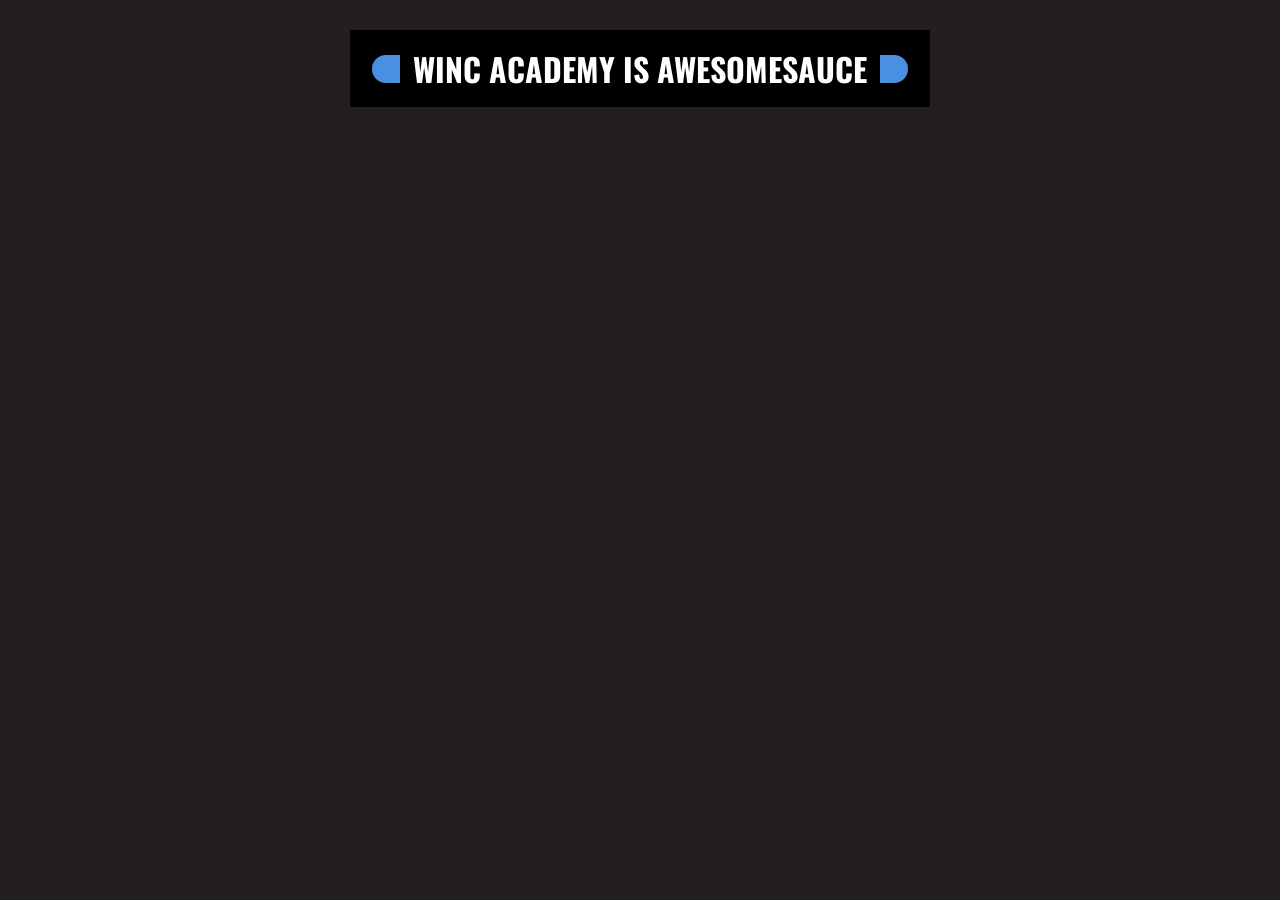
<file: Opdracht_2/index.html>
<!DOCTYPE html>
<html>

<head>
    <title>Lvl 7 opdracht 2</title>
    <link rel="stylesheet" type="text/css" href="styles.css">
</head>

<body>
    <h1>Winc Academy is awesomesauce</h1>
</body>

</html>
</file>
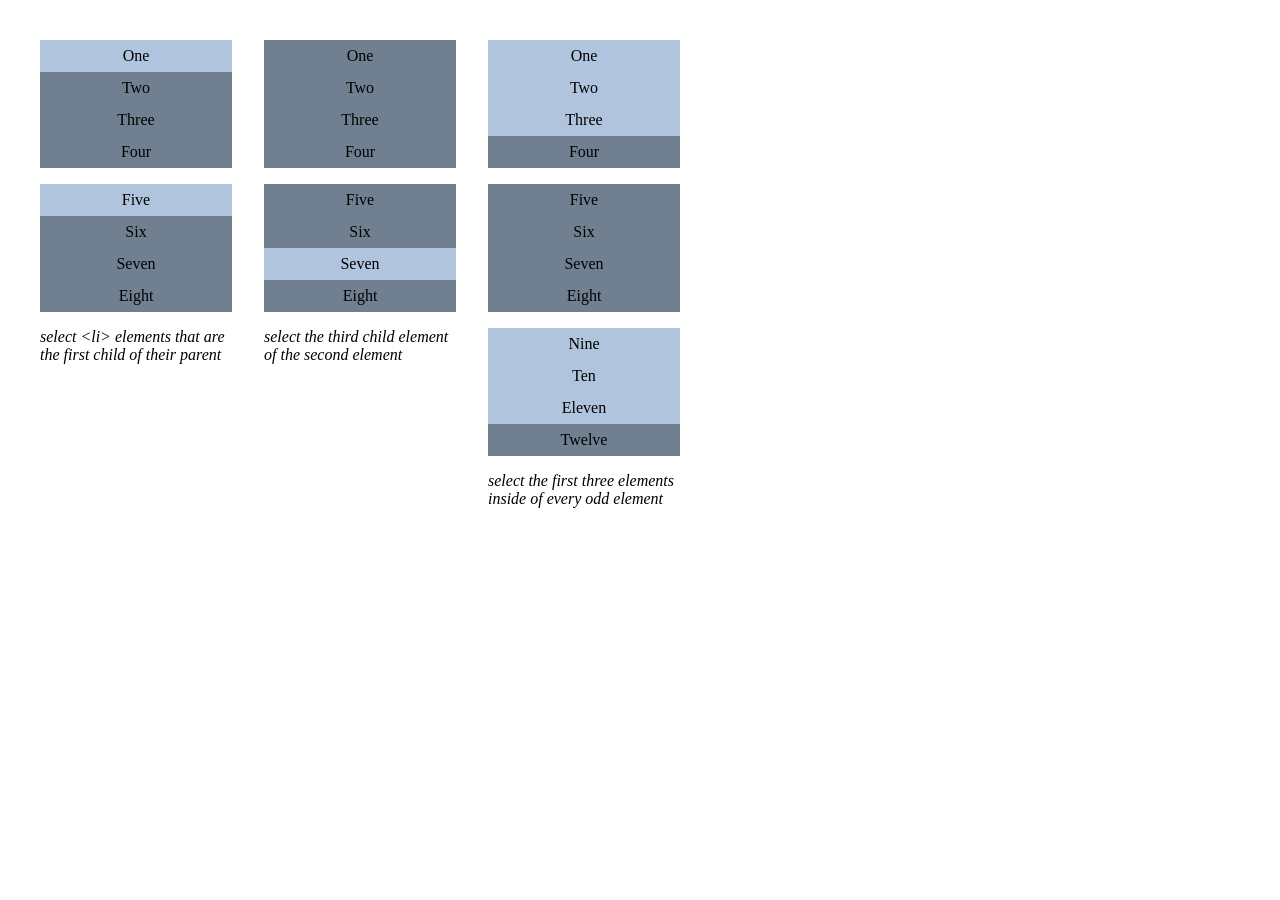
<file: Opdracht_3/index.html>
<!DOCTYPE html>
<html>

<head>
    <title>Opdracht 3</title>
    <link rel="stylesheet" type="text/css" href="styles.css">
</head>

<body>
    <div class="one">
        <ul>
            <li>One</li>
            <li>Two</li>
            <li>Three</li>
            <li>Four</li>
        </ul>
        <ol>
            <li>Five</li>
            <li>Six</li>
            <li>Seven</li>
            <li>Eight</li>
        </ol>
        <i>select &lt;li&gt; elements that are the first child of their parent</i>
    </div>

    <div class="two">
        <ul>
            <li>One</li>
            <li>Two</li>
            <li>Three</li>
            <li>Four</li>
        </ul>
        <ol>
            <li>Five</li>
            <li>Six</li>
            <li>Seven</li>
            <li>Eight</li>
        </ol>
        <i>select the third child element of the second element</i>
    </div>

    <div class="three">
        <ul>
            <li>One</li>
            <li>Two</li>
            <li>Three</li>
            <li>Four</li>
        </ul>
        <ol>
            <li>Five</li>
            <li>Six</li>
            <li>Seven</li>
            <li>Eight</li>
        </ol>
        <ul>
            <li>Nine</li>
            <li>Ten</li>
            <li>Eleven</li>
            <li>Twelve</li>
        </ul>
        <i>select the first three elements inside of every odd element</i>
    </div>
</body>

</html>
</file>
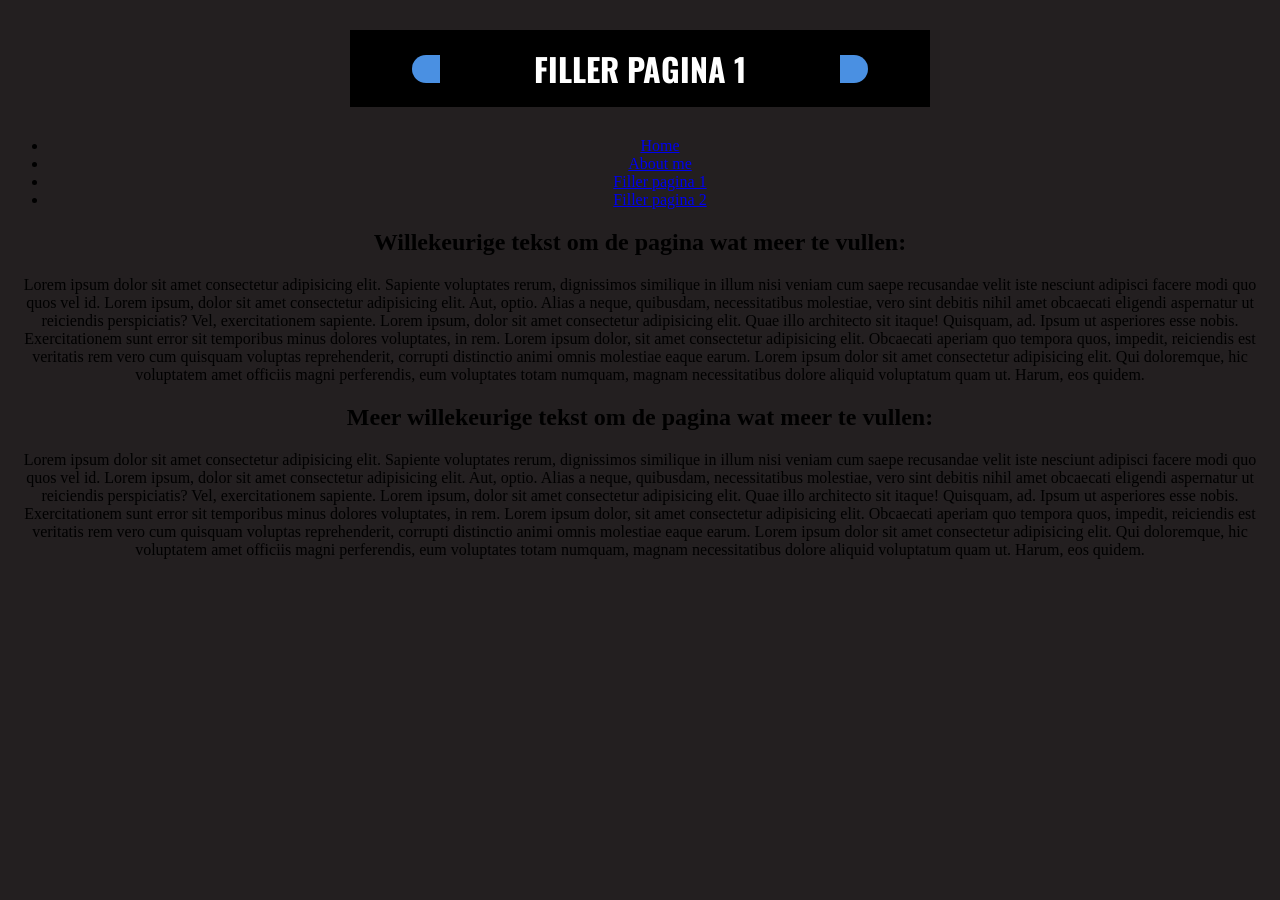
<file: Opdracht_2/filler_pagina1.html>
<!DOCTYPE html>
<html>

<head>
    <title>Filler pagina 1</title>
    <link rel="stylesheet" type="text/css" href="styles.css">
</head>

<body>
    <header class="textblock">
        <h1 id="indextitle">Filler pagina 1</h1>
    </header>

    <nav>
        <ul id="links">
            <li class="navbar"><a href="Index.html">Home</a></li>
            <li class="navbar"><a href="aboutme.html">About me</a></li>
            <li class="navbar"><a href="filler_pagina1.html">Filler pagina 1</a></li>
            <li class="navbar"><a href="filler_pagina2.html">Filler pagina 2</a></li>
        </ul>
    </nav>

    <section class="textblock">
        <h2>Willekeurige tekst om de pagina wat meer te vullen:</h2>
        <p>
            Lorem ipsum dolor sit amet consectetur adipisicing elit. Sapiente voluptates rerum, dignissimos similique in
            illum nisi veniam cum saepe recusandae velit iste nesciunt adipisci facere modi quo quos vel id. Lorem
            ipsum,
            dolor sit amet consectetur adipisicing elit. Aut, optio. Alias a neque, quibusdam, necessitatibus molestiae,
            vero sint debitis nihil amet obcaecati eligendi aspernatur ut reiciendis perspiciatis? Vel, exercitationem
            sapiente. Lorem ipsum, dolor sit amet consectetur adipisicing elit. Quae illo architecto sit itaque!
            Quisquam,
            ad. Ipsum ut asperiores esse nobis. Exercitationem sunt error sit temporibus minus dolores voluptates, in
            rem.
            Lorem ipsum dolor, sit amet consectetur adipisicing elit. Obcaecati aperiam quo tempora quos, impedit,
            reiciendis est veritatis rem vero cum quisquam voluptas reprehenderit, corrupti distinctio animi omnis
            molestiae
            eaque earum. Lorem ipsum dolor sit amet consectetur adipisicing elit. Qui doloremque, hic voluptatem amet
            officiis magni perferendis, eum voluptates totam numquam, magnam necessitatibus dolore aliquid voluptatum
            quam
            ut. Harum, eos quidem.
        </p>
    </section>

    <section class="textblock">
        <h2>Meer willekeurige tekst om de pagina wat meer te vullen:</h2>
        <p>
            Lorem ipsum dolor sit amet consectetur adipisicing elit. Sapiente voluptates rerum, dignissimos similique in
            illum nisi veniam cum saepe recusandae velit iste nesciunt adipisci facere modi quo quos vel id. Lorem
            ipsum,
            dolor sit amet consectetur adipisicing elit. Aut, optio. Alias a neque, quibusdam, necessitatibus molestiae,
            vero sint debitis nihil amet obcaecati eligendi aspernatur ut reiciendis perspiciatis? Vel, exercitationem
            sapiente. Lorem ipsum, dolor sit amet consectetur adipisicing elit. Quae illo architecto sit itaque!
            Quisquam,
            ad. Ipsum ut asperiores esse nobis. Exercitationem sunt error sit temporibus minus dolores voluptates, in
            rem.
            Lorem ipsum dolor, sit amet consectetur adipisicing elit. Obcaecati aperiam quo tempora quos, impedit,
            reiciendis est veritatis rem vero cum quisquam voluptas reprehenderit, corrupti distinctio animi omnis
            molestiae
            eaque earum. Lorem ipsum dolor sit amet consectetur adipisicing elit. Qui doloremque, hic voluptatem amet
            officiis magni perferendis, eum voluptates totam numquam, magnam necessitatibus dolore aliquid voluptatum
            quam
            ut. Harum, eos quidem.
        </p>
    </section>
</body>

</html>
</file>
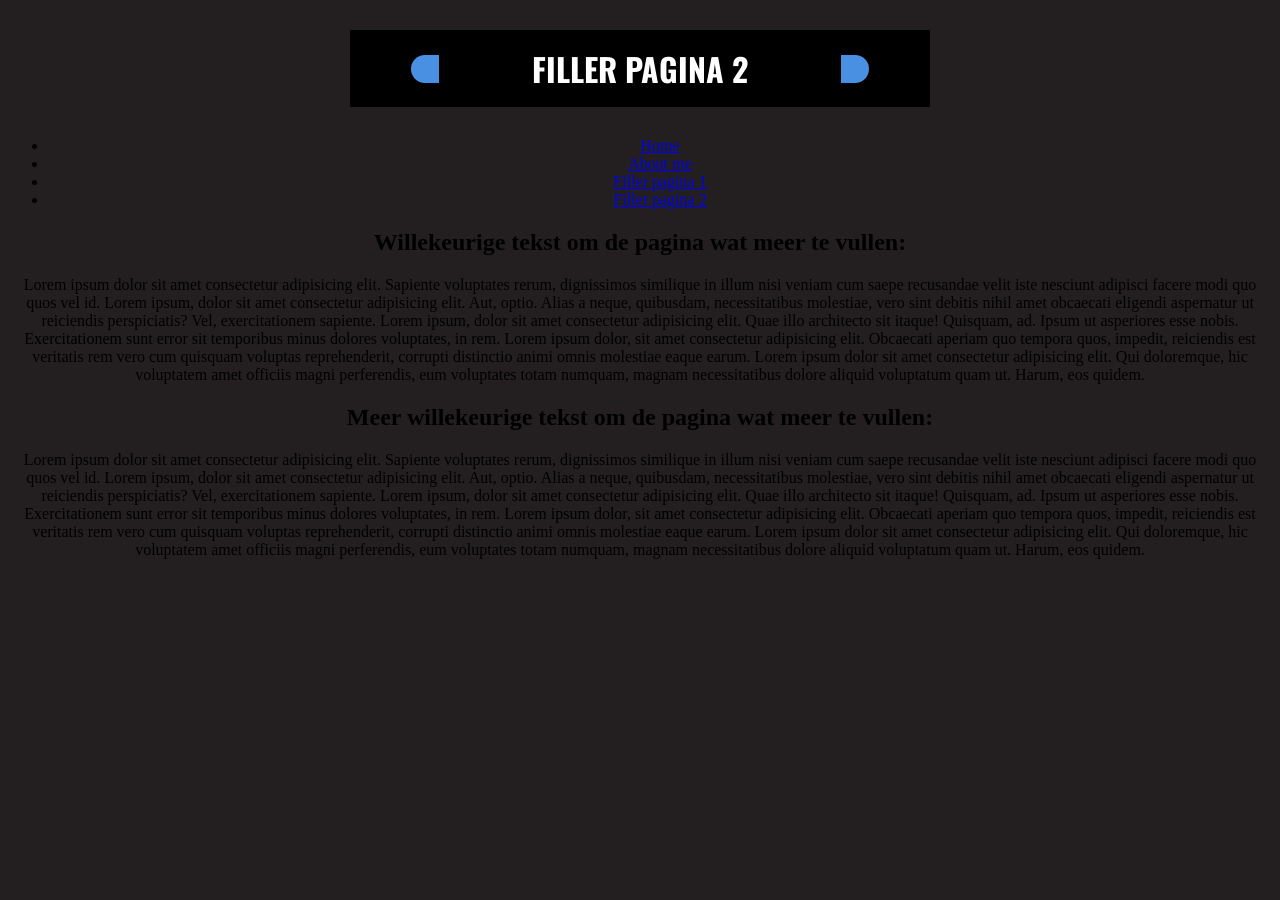
<file: Opdracht_2/filler_pagina2.html>
<!DOCTYPE html>
<html>

<head>
    <title>Filler pagina 2</title>
    <link rel="stylesheet" type="text/css" href="styles.css">
</head>

<body>
    <header class="textblock">
        <h1 id="indextitle">Filler pagina 2</h1>
    </header>

    <nav>
        <ul id="links">
            <li class="navbar"><a href="Index.html">Home</a></li>
            <li class="navbar"><a href="aboutme.html">About me</a></li>
            <li class="navbar"><a href="filler_pagina1.html">Filler pagina 1</a></li>
            <li class="navbar"><a href="filler_pagina2.html">Filler pagina 2</a></li>
        </ul>
    </nav>

    <section class="textblock">
        <h2>Willekeurige tekst om de pagina wat meer te vullen:</h2>
        <p>
            Lorem ipsum dolor sit amet consectetur adipisicing elit. Sapiente voluptates rerum, dignissimos similique in
            illum nisi veniam cum saepe recusandae velit iste nesciunt adipisci facere modi quo quos vel id. Lorem
            ipsum,
            dolor sit amet consectetur adipisicing elit. Aut, optio. Alias a neque, quibusdam, necessitatibus molestiae,
            vero sint debitis nihil amet obcaecati eligendi aspernatur ut reiciendis perspiciatis? Vel, exercitationem
            sapiente. Lorem ipsum, dolor sit amet consectetur adipisicing elit. Quae illo architecto sit itaque!
            Quisquam,
            ad. Ipsum ut asperiores esse nobis. Exercitationem sunt error sit temporibus minus dolores voluptates, in
            rem.
            Lorem ipsum dolor, sit amet consectetur adipisicing elit. Obcaecati aperiam quo tempora quos, impedit,
            reiciendis est veritatis rem vero cum quisquam voluptas reprehenderit, corrupti distinctio animi omnis
            molestiae
            eaque earum. Lorem ipsum dolor sit amet consectetur adipisicing elit. Qui doloremque, hic voluptatem amet
            officiis magni perferendis, eum voluptates totam numquam, magnam necessitatibus dolore aliquid voluptatum
            quam
            ut. Harum, eos quidem.
        </p>
    </section>

    <section class="textblock">
        <h2>Meer willekeurige tekst om de pagina wat meer te vullen:</h2>
        <p>
            Lorem ipsum dolor sit amet consectetur adipisicing elit. Sapiente voluptates rerum, dignissimos similique in
            illum nisi veniam cum saepe recusandae velit iste nesciunt adipisci facere modi quo quos vel id. Lorem
            ipsum,
            dolor sit amet consectetur adipisicing elit. Aut, optio. Alias a neque, quibusdam, necessitatibus molestiae,
            vero sint debitis nihil amet obcaecati eligendi aspernatur ut reiciendis perspiciatis? Vel, exercitationem
            sapiente. Lorem ipsum, dolor sit amet consectetur adipisicing elit. Quae illo architecto sit itaque!
            Quisquam,
            ad. Ipsum ut asperiores esse nobis. Exercitationem sunt error sit temporibus minus dolores voluptates, in
            rem.
            Lorem ipsum dolor, sit amet consectetur adipisicing elit. Obcaecati aperiam quo tempora quos, impedit,
            reiciendis est veritatis rem vero cum quisquam voluptas reprehenderit, corrupti distinctio animi omnis
            molestiae
            eaque earum. Lorem ipsum dolor sit amet consectetur adipisicing elit. Qui doloremque, hic voluptatem amet
            officiis magni perferendis, eum voluptates totam numquam, magnam necessitatibus dolore aliquid voluptatum
            quam
            ut. Harum, eos quidem.
        </p>
    </section>
</body>

</html>
</file>
<file: Opdracht_2/styles.css>
@import url("https://fonts.googleapis.com/css?family=Oswald:700");

body     {
  background:#231F20;
  text-align:center;
}

h1         {
  display: flex;
  justify-content: space-around;
  align-items: center;
  color:#FFF;
  background-color: black;
  font-family:'Oswald';
  font-weight:700;
  position:relative;  
  margin:30px auto;
  padding: 15px;
  text-transform:uppercase;
  width:550px;
}

h1::before{
  content: ' ';
  background-color: #4A90E2;
  width: 28px;
  height: 28px;
  border-top-left-radius: 50%;
  border-bottom-left-radius: 50%;
  display:block;  
}

h1::after{
  content: ' ';
  background-color: #4A90E2;
  width: 28px;
  height: 28px;
  border-top-right-radius: 50%;
  border-bottom-right-radius: 50%;
  display:block;  
}
</file>
<file: Opdracht_3/styles.css>
body {
    padding: 1em 2em;
  }
  
  ul, ol {
    list-style: none;
    padding: 0;
  }
  li {
    text-align: center;
    line-height: 2;
    background: slategrey;
  }
  div {
    width: 12em;
    float: left;
    margin-right: 2em;
  }
  hr {
    clear: both;
    padding-top: 1em;
    border: 0;
    border-bottom: 1px solid grey;
  }

  .one li:first-child{
        background-color: lightsteelblue;
    }

    .two *:nth-child(2) li:nth-child(3){
        background-color: lightsteelblue;
    }
    
    .three ul li:nth-last-child(1n + 2){
        background-color: lightsteelblue;
    }

  div:before {
    font-family: monospace;
    white-space: nowrap;
    font-size: 12px; 
  }
</file>
